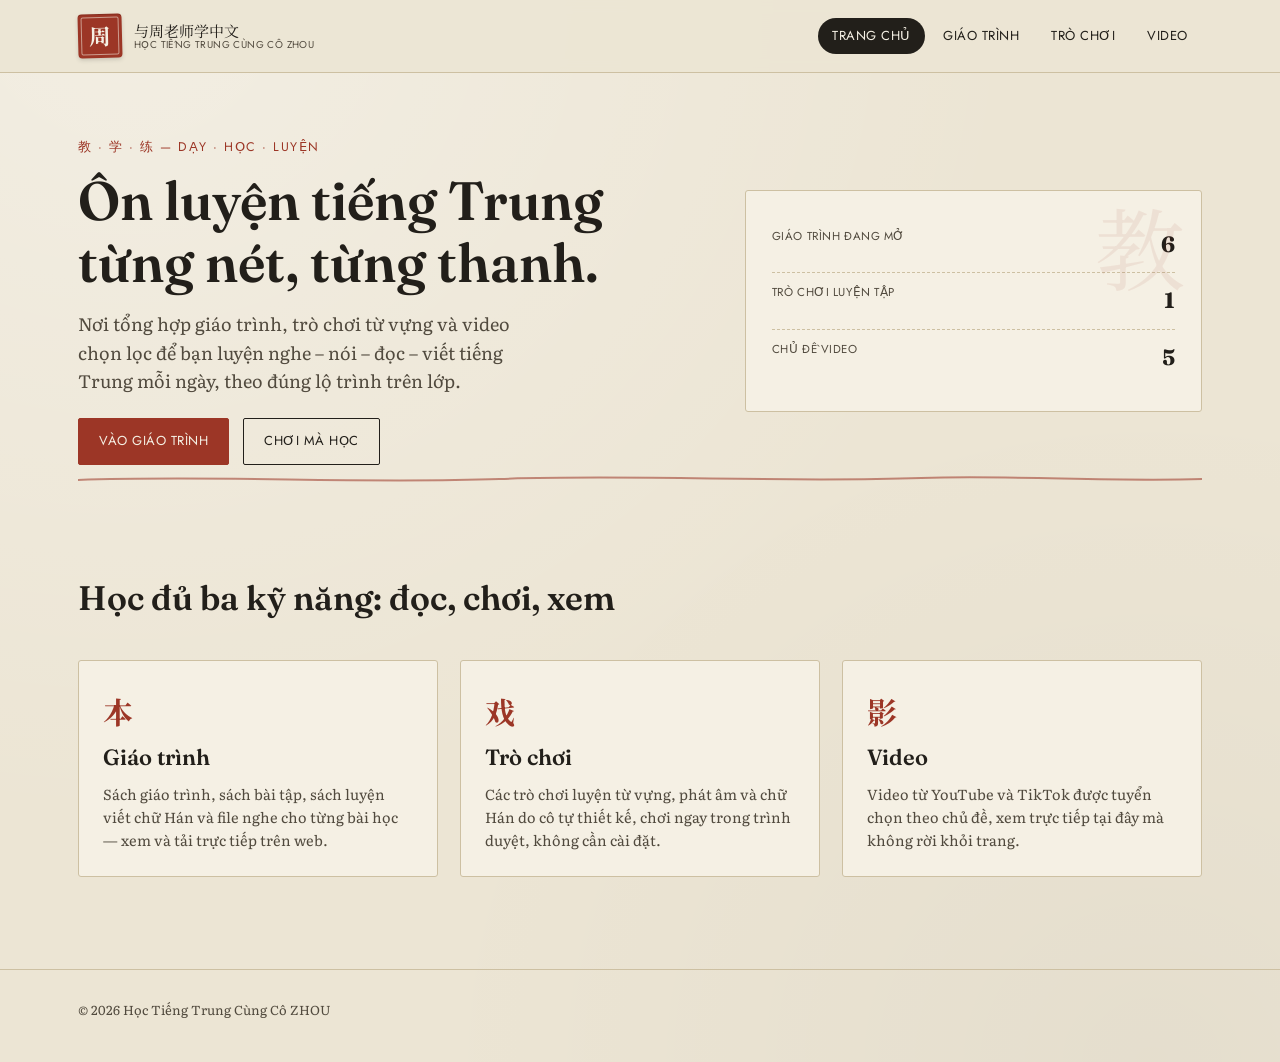
<file: index.html>
<!DOCTYPE html>
<html lang="vi">
<head>
<meta charset="UTF-8">
<meta name="viewport" content="width=device-width, initial-scale=1.0">
<title>与周老师学中文 · Học Tiếng Trung Cùng Cô</title>
<meta name="description" content="Website ôn luyện tiếng Trung: giáo trình, trò chơi và video theo chủ đề.">
<link rel="preconnect" href="https://fonts.googleapis.com">
<link rel="stylesheet" href="assets/css/style.css">
</head>
<body>

<header class="site-header">
  <div class="wrap">
    <a class="brand" href="index.html">
      <span class="seal-mark hanzi">周</span>
      <span class="brand-text">
        <span class="cn">与周老师学中文</span>
        <span class="vn">HỌC TIẾNG TRUNG CÙNG CÔ ZHOU</span>
      </span>
    </a>
    <button class="nav-toggle" aria-label="Mở menu">☰</button>
    <nav class="main-nav">
      <a href="index.html" class="active">Trang chủ</a>
      <a href="giao-trinh.html">Giáo trình</a>
      <a href="tro-choi.html">Trò chơi</a>
      <a href="video.html">Video</a>
    </nav>
  </div>
</header>

<main>
  <section class="hero">
    <div class="wrap hero-grid">
      <div>
        <p class="eyebrow">教 · 学 · 练 — Dạy · Học · Luyện</p>
        <h1>Ôn luyện tiếng Trung <br>từng nét, từng thanh.</h1>
        <p class="lede">Nơi tổng hợp giáo trình, trò chơi từ vựng và video chọn lọc để bạn luyện nghe – nói – đọc – viết tiếng Trung mỗi ngày, theo đúng lộ trình trên lớp.</p>
        <div class="hero-cta">
          <a class="btn btn-primary" href="giao-trinh.html">Vào giáo trình</a>
          <a class="btn btn-ghost" href="tro-choi.html">Chơi mà học</a>
        </div>
      </div>
      <div class="hero-panel">
        <div class="hero-stat"><span>Giáo trình đang mở</span><b id="stat-courses">—</b></div>
        <div class="hero-stat"><span>Trò chơi luyện tập</span><b id="stat-games">—</b></div>
        <div class="hero-stat"><span>Chủ đề video</span><b id="stat-videos">—</b></div>
      </div>
    </div>
    <div class="wrap"><div class="brush-rule"></div></div>
  </section>

  <section>
    <div class="wrap">
      <div class="section-head">
        <div>
          <h2>Học đủ ba kỹ năng: đọc, chơi, xem</h2>
        </div>
      </div>
      <div class="pillar-grid">
        <a class="pillar-card" href="giao-trinh.html">
          <span class="pillar-num hanzi">本</span>
          <h3>Giáo trình</h3>
          <p>Sách giáo trình, sách bài tập, sách luyện viết chữ Hán và file nghe cho từng bài học — xem và tải trực tiếp trên web.</p>
        </a>
        <a class="pillar-card" href="tro-choi.html">
          <span class="pillar-num hanzi">戏</span>
          <h3>Trò chơi</h3>
          <p>Các trò chơi luyện từ vựng, phát âm và chữ Hán do cô tự thiết kế, chơi ngay trong trình duyệt, không cần cài đặt.</p>
        </a>
        <a class="pillar-card" href="video.html">
          <span class="pillar-num hanzi">影</span>
          <h3>Video</h3>
          <p>Video từ YouTube và TikTok được tuyển chọn theo chủ đề, xem trực tiếp tại đây mà không rời khỏi trang.</p>
        </a>
      </div>
    </div>
  </section>
</main>

<footer class="site-footer">
  <div class="wrap">
    <p>© <span id="year"></span> Học Tiếng Trung Cùng Cô ZHOU</p>
  </div>
</footer>

<script src="assets/js/data.js"></script>
<script src="assets/js/main.js"></script>
<script>
  document.getElementById("year").textContent = new Date().getFullYear();
  document.getElementById("stat-courses").textContent = CONTENT.courses.length;
  document.getElementById("stat-games").textContent = CONTENT.games.length;
  document.getElementById("stat-videos").textContent = CONTENT.videoTopics.length;
</script>
</body>
</html>
</file>
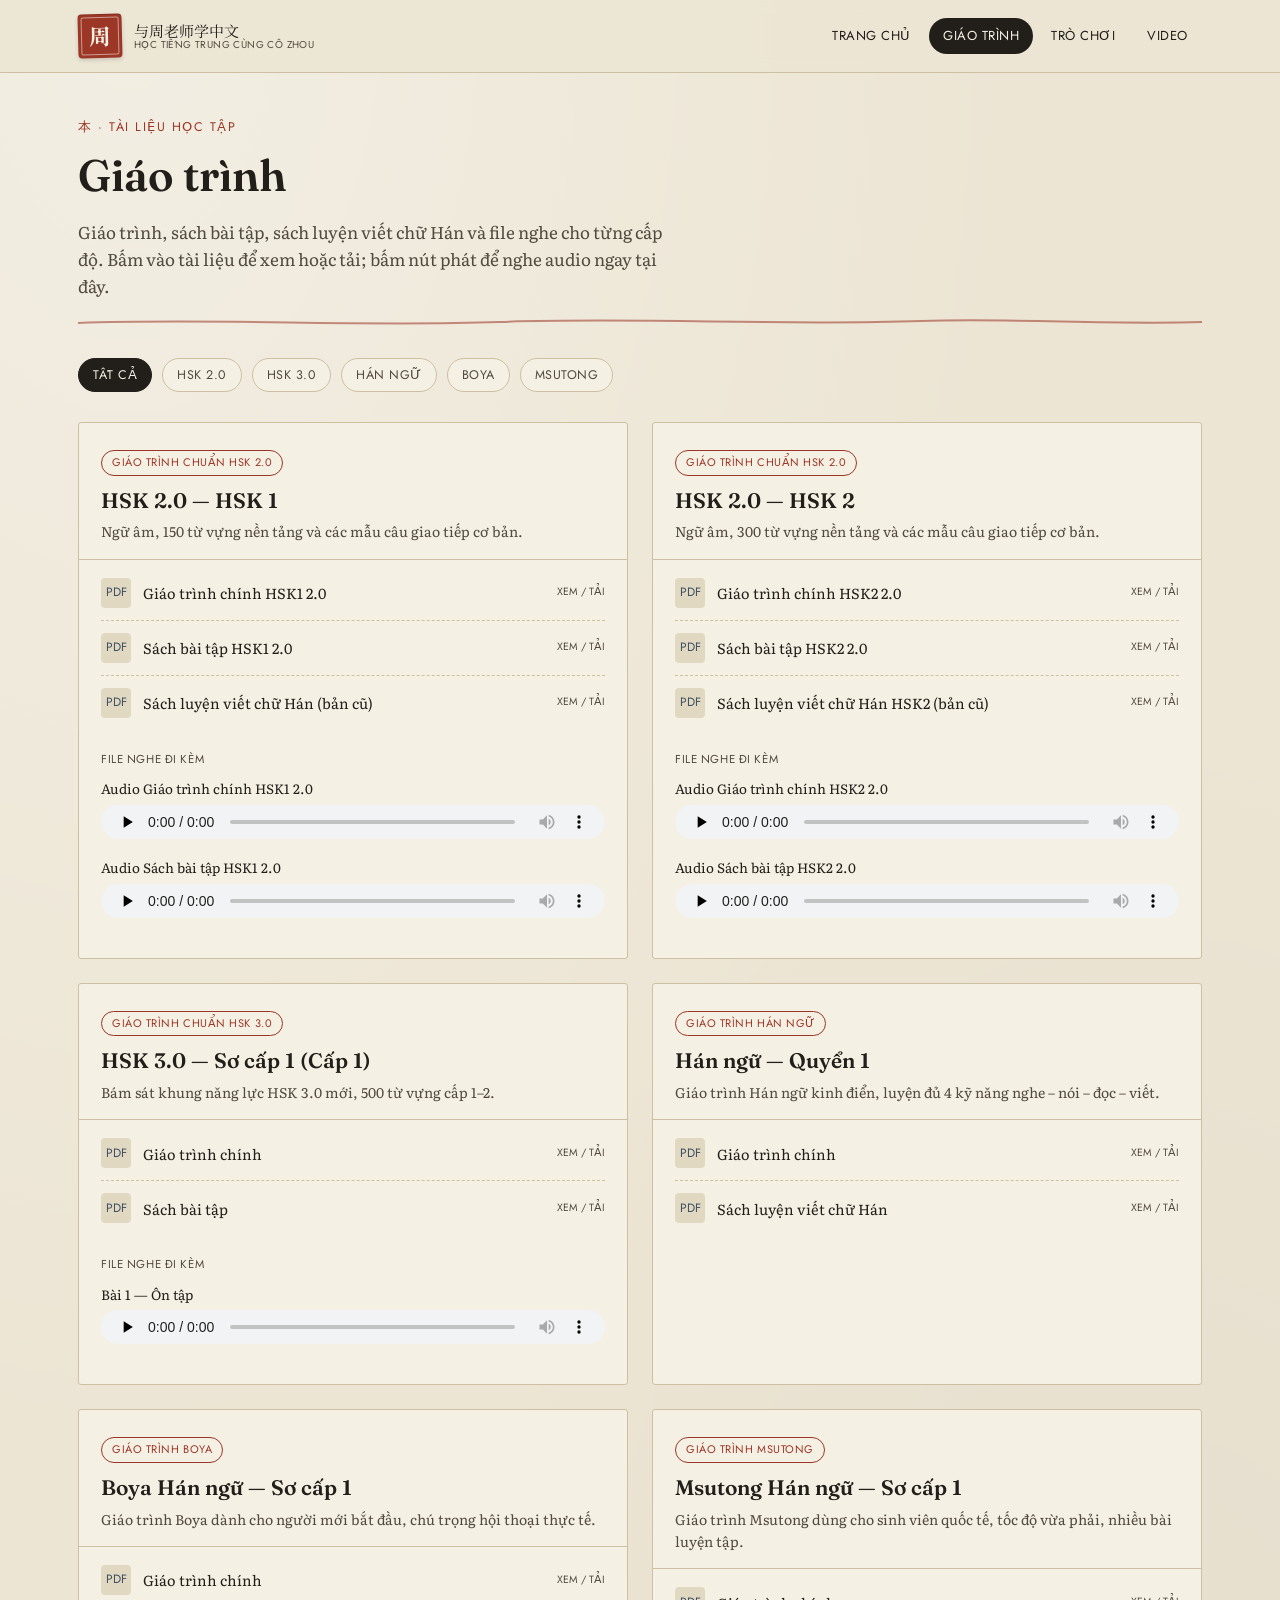
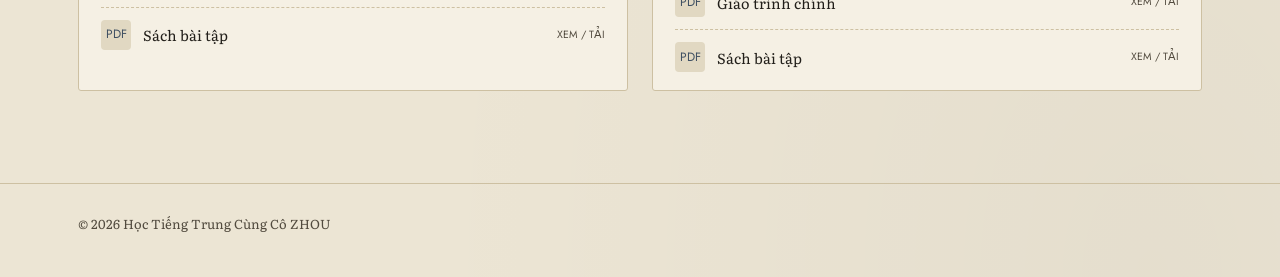
<file: giao-trinh.html>
<!DOCTYPE html>
<html lang="vi">
<head>
<meta charset="UTF-8">
<meta name="viewport" content="width=device-width, initial-scale=1.0">
<title>Giáo trình · 与周老师学中文</title>
<link rel="stylesheet" href="assets/css/style.css">
</head>
<body>

<header class="site-header">
  <div class="wrap">
    <a class="brand" href="index.html">
      <span class="seal-mark hanzi">周</span>
      <span class="brand-text"><span class="cn">与周老师学中文</span><span class="vn">HỌC TIẾNG TRUNG CÙNG CÔ ZHOU</span></span>
    </a>
    <button class="nav-toggle" aria-label="Mở menu">☰</button>
    <nav class="main-nav">
      <a href="index.html">Trang chủ</a>
      <a href="giao-trinh.html" class="active">Giáo trình</a>
      <a href="tro-choi.html">Trò chơi</a>
      <a href="video.html">Video</a>
    </nav>
  </div>
</header>

<main>
  <section class="page-head">
    <div class="wrap">
      <p class="eyebrow">本 · Tài liệu học tập</p>
      <h1>Giáo trình</h1>
      <p class="lede">Giáo trình, sách bài tập, sách luyện viết chữ Hán và file nghe cho từng cấp độ. Bấm vào tài liệu để xem hoặc tải; bấm nút phát để nghe audio ngay tại đây.</p>
      <div class="brush-rule"></div>
    </div>
  </section>

<section style="padding-top:0">
  <div class="wrap">
    <!-- Filter cấp 1 -->
    <div class="filter-row">
      <button class="chip active" data-filter="all">Tất cả</button>
      <button class="chip" data-filter="Giáo trình chuẩn HSK 2.0" data-has-sub="true">HSK 2.0</button>
      <button class="chip" data-filter="Giáo trình chuẩn HSK 3.0">HSK 3.0</button>
      <button class="chip" data-filter="Giáo trình Hán ngữ">Hán ngữ</button>
      <button class="chip" data-filter="Giáo trình Boya">Boya</button>
      <button class="chip" data-filter="Giáo trình Msutong">Msutong</button>
    </div>
    
    <!-- 👇 THÊM: Filter cấp 2 (sub-filter) -->
    <div class="sub-filter-row" id="sub-filter-hsk20" style="display: none; margin-top: 12px;">
      <button class="chip sub-chip" data-filter="Giáo trình chuẩn HSK1 2.0">HSK 1</button>
      <button class="chip sub-chip" data-filter="Giáo trình chuẩn HSK2 2.0">HSK 2</button>
      <button class="chip sub-chip" data-filter="Giáo trình chuẩn HSK3 2.0">HSK 3</button>
      <button class="chip sub-chip" data-filter="Giáo trình chuẩn HSK4 hạ 2.0">HSK 4 Hạ</button>
      <button class="chip sub-chip" data-filter="Giáo trình chuẩn HSK4 thượng 2.0">HSK 4 Thượng</button>
      <button class="chip sub-chip" data-filter="Giáo trình chuẩn HSK5 hạ 2.0">HSK 5 Hạ</button>
      <button class="chip sub-chip" data-filter="Giáo trình chuẩn HSK5 thượng 2.0">HSK 5 Thượng</button>
      <button class="chip sub-chip" data-filter="Giáo trình chuẩn HSK6 hạ 2.0">HSK 6 Hạ</button>
      <button class="chip sub-chip" data-filter="Giáo trình chuẩn HSK6 thượng 2.0">HSK 6 Thượng</button>
    </div>
    
    <div class="course-grid" id="course-grid"></div>
  </div>
</section>

<footer class="site-footer">
  <div class="wrap">
    <p>© <span id="year"></span> Học Tiếng Trung Cùng Cô ZHOU</p>
  </div>
</footer>

<script src="assets/js/data.js"></script>
<script src="assets/js/main.js"></script>
<script>document.getElementById("year").textContent = new Date().getFullYear();</script>
</body>
</html>
</file>
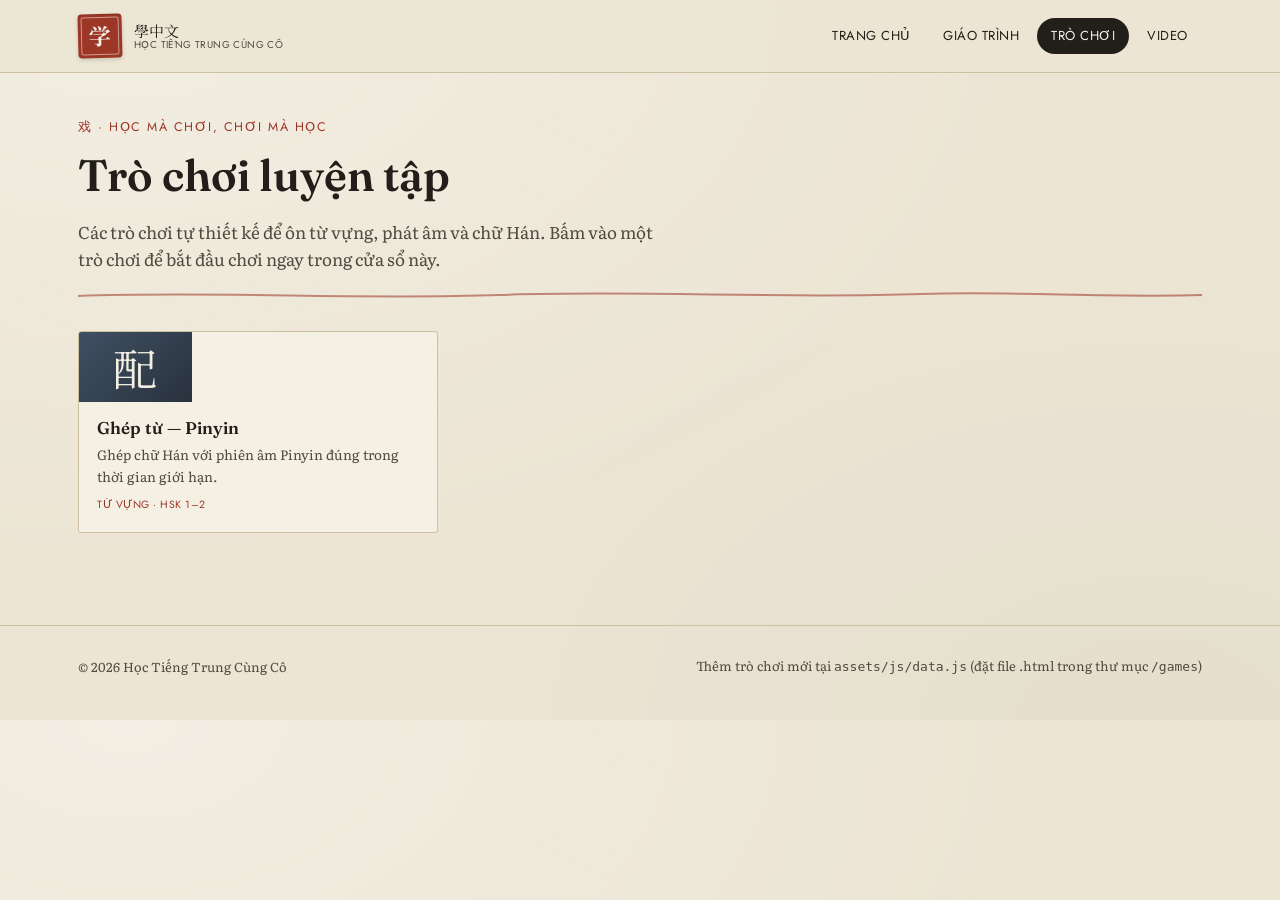
<file: tro-choi.html>
<!DOCTYPE html>
<html lang="vi">
<head>
<meta charset="UTF-8">
<meta name="viewport" content="width=device-width, initial-scale=1.0">
<title>Trò chơi · 學中文</title>
<link rel="stylesheet" href="assets/css/style.css">
</head>
<body>

<header class="site-header">
  <div class="wrap">
    <a class="brand" href="index.html">
      <span class="seal-mark hanzi">学</span>
      <span class="brand-text"><span class="cn">學中文</span><span class="vn">Học tiếng Trung cùng Cô</span></span>
    </a>
    <button class="nav-toggle" aria-label="Mở menu">☰</button>
    <nav class="main-nav">
      <a href="index.html">Trang chủ</a>
      <a href="giao-trinh.html">Giáo trình</a>
      <a href="tro-choi.html" class="active">Trò chơi</a>
      <a href="video.html">Video</a>
    </nav>
  </div>
</header>

<main>
  <section class="page-head">
    <div class="wrap">
      <p class="eyebrow">戏 · Học mà chơi, chơi mà học</p>
      <h1>Trò chơi luyện tập</h1>
      <p class="lede">Các trò chơi tự thiết kế để ôn từ vựng, phát âm và chữ Hán. Bấm vào một trò chơi để bắt đầu chơi ngay trong cửa sổ này.</p>
      <div class="brush-rule"></div>
    </div>
  </section>

  <section style="padding-top:0">
    <div class="wrap">
      <div class="game-grid" id="game-grid"></div>
    </div>
  </section>
</main>

<footer class="site-footer">
  <div class="wrap">
    <p>© <span id="year"></span> Học Tiếng Trung Cùng Cô</p>
    <p>Thêm trò chơi mới tại <code>assets/js/data.js</code> (đặt file .html trong thư mục <code>/games</code>)</p>
  </div>
</footer>

<script src="assets/js/data.js"></script>
<script src="assets/js/main.js"></script>
<script>document.getElementById("year").textContent = new Date().getFullYear();</script>
</body>
</html>
</file>
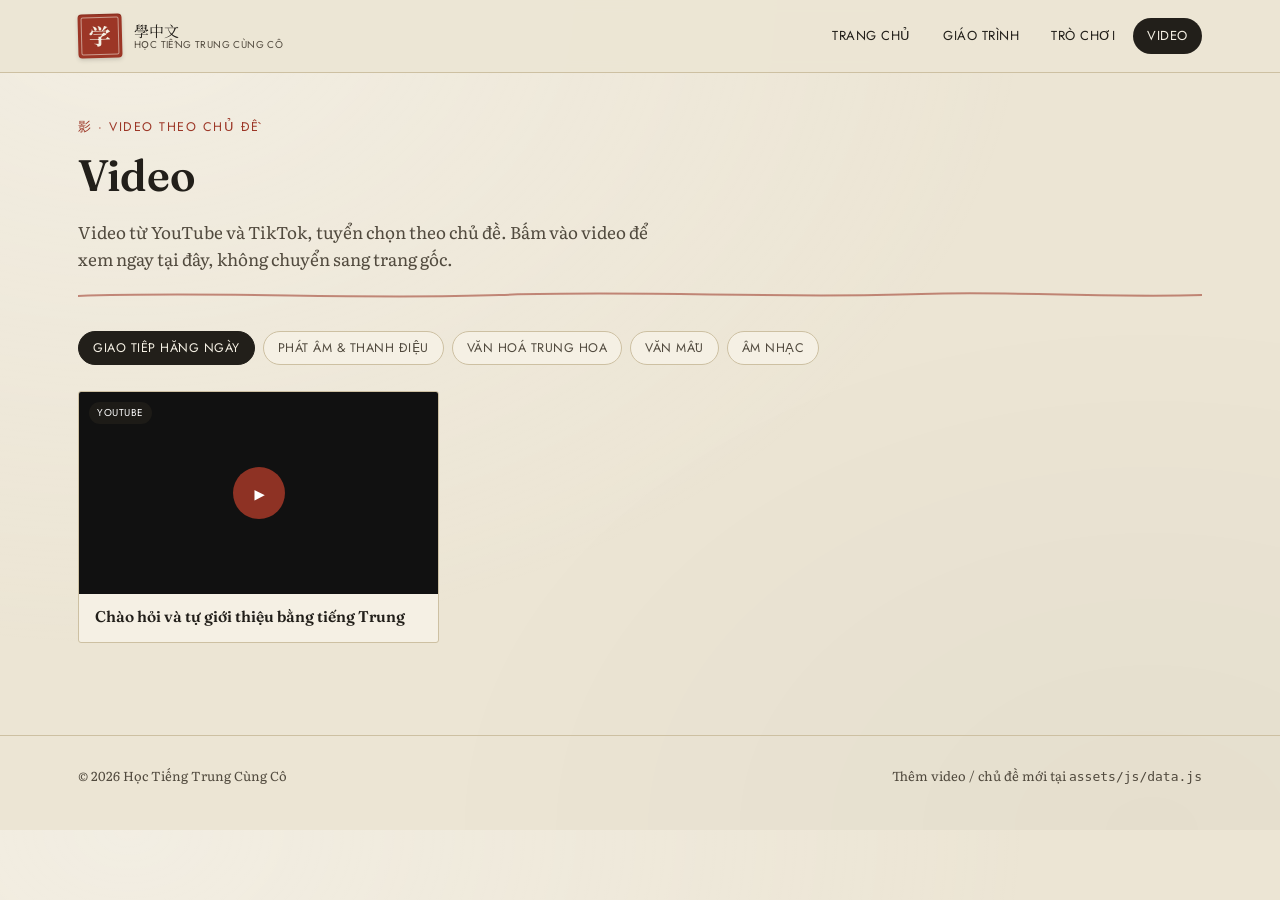
<file: video.html>
<!DOCTYPE html>
<html lang="vi">
<head>
<meta charset="UTF-8">
<meta name="viewport" content="width=device-width, initial-scale=1.0">
<title>Video · 學中文</title>
<link rel="stylesheet" href="assets/css/style.css">
</head>
<body>

<header class="site-header">
  <div class="wrap">
    <a class="brand" href="index.html">
      <span class="seal-mark hanzi">学</span>
      <span class="brand-text"><span class="cn">學中文</span><span class="vn">Học tiếng Trung cùng Cô</span></span>
    </a>
    <button class="nav-toggle" aria-label="Mở menu">☰</button>
    <nav class="main-nav">
      <a href="index.html">Trang chủ</a>
      <a href="giao-trinh.html">Giáo trình</a>
      <a href="tro-choi.html">Trò chơi</a>
      <a href="video.html" class="active">Video</a>
    </nav>
  </div>
</header>

<main>
  <section class="page-head">
    <div class="wrap">
      <p class="eyebrow">影 · Video theo chủ đề</p>
      <h1>Video</h1>
      <p class="lede">Video từ YouTube và TikTok, tuyển chọn theo chủ đề. Bấm vào video để xem ngay tại đây, không chuyển sang trang gốc.</p>
      <div class="brush-rule"></div>
    </div>
  </section>

  <section style="padding-top:0">
    <div class="wrap">
      <div class="topic-tabs" id="topic-tabs"></div>
      <div class="video-grid" id="video-grid"></div>
    </div>
  </section>
</main>

<footer class="site-footer">
  <div class="wrap">
    <p>© <span id="year"></span> Học Tiếng Trung Cùng Cô</p>
    <p>Thêm video / chủ đề mới tại <code>assets/js/data.js</code></p>
  </div>
</footer>

<script src="assets/js/data.js"></script>
<script src="assets/js/main.js"></script>
<script>document.getElementById("year").textContent = new Date().getFullYear();</script>
</body>
</html>
</file>
<file: assets/css/style.css>
/* ==========================================================================
   HỌC TIẾNG TRUNG CÙNG CÔ — Design tokens & core styles
   Palette: giấy dó ấm (paper), mực đen (ink), son triện (seal-red), lam chàm (indigo)
   ========================================================================== */

@import url('https://fonts.googleapis.com/css2?family=Fraunces:ital,opsz,wght@0,9..144,400;0,9..144,600;0,9..144,700;1,9..144,500&family=Literata:ital,wght@0,400;0,500;0,600;1,400&family=Noto+Serif+SC:wght@500;700&family=Jost:wght@400;500;600&display=swap');

:root{
  /* --- color --- */
  --paper:        #ECE5D4;
  --paper-deep:   #E1D8C2;
  --ink:          #221F1A;
  --ink-soft:     #514A3E;
  --seal:         #9C3626;
  --seal-deep:    #7C2A1D;
  --indigo:       #3F5063;
  --gold:         #AD8A4E;
  --line:         #CDC0A2;
  --paper-card:   #F5F0E4;

  /* --- type --- */
  --font-display: 'Fraunces', serif;
  --font-hanzi:   'Noto Serif SC', serif;
  --font-body:    'Literata', serif;
  --font-mono:    'Jost', sans-serif;

  /* --- layout --- */
  --maxw: 1180px;
  --radius: 3px;
}

*, *::before, *::after{ box-sizing: border-box; }

@media (prefers-reduced-motion: reduce){
  *{ animation-duration: 0.001ms !important; animation-iteration-count: 1 !important; transition-duration: 0.001ms !important; }
}

html{ scroll-behavior: smooth; }

body{
  margin:0;
  background: var(--paper);
  background-image:
    radial-gradient(ellipse at 10% 0%, rgba(255,255,255,0.35), transparent 55%),
    radial-gradient(ellipse at 90% 100%, rgba(0,0,0,0.03), transparent 45%);
  color: var(--ink);
  font-family: var(--font-body);
  font-size: 17px;
  line-height: 1.6;
  -webkit-font-smoothing: antialiased;
}

a{ color: var(--seal); text-decoration: none; }
a:hover{ text-decoration: underline; }
a:focus-visible, button:focus-visible, [tabindex]:focus-visible{
  outline: 2px solid var(--indigo);
  outline-offset: 3px;
}

img{ max-width:100%; display:block; }

h1,h2,h3,h4{
  font-family: var(--font-display);
  color: var(--ink);
  margin: 0 0 .4em;
  line-height: 1.15;
  font-weight: 600;
}

.hanzi{ font-family: var(--font-hanzi); font-weight: 700; }

p{ margin: 0 0 1em; color: var(--ink-soft); }

.eyebrow{
  font-family: var(--font-mono);
  font-size: 12.5px;
  letter-spacing: .12em;
  text-transform: uppercase;
  color: var(--seal);
}

.wrap{
  max-width: var(--maxw);
  margin: 0 auto;
  padding: 0 28px;
}

/* --- brush divider (signature motif) --- */
.brush-rule{
  width: 100%;
  height: 14px;
  margin: 8px 0 0;
  display:block;
}
.brush-rule svg{ width:100%; height:100%; display:block; }

/* ==========================================================================
   Header / nav
   ========================================================================== */
.site-header{
  position: sticky; top:0; z-index: 40;
  background: rgba(236,229,212,0.92);
  backdrop-filter: blur(6px);
  border-bottom: 1px solid var(--line);
}
.site-header .wrap{
  display:flex; align-items:center; justify-content:space-between;
  padding-top: 14px; padding-bottom: 14px;
}
.brand{ display:flex; align-items:center; gap:12px; }
.brand:hover{ text-decoration:none; }
.seal-mark{
  width: 44px; height: 44px; flex:none;
  background: var(--seal);
  color: var(--paper-card);
  border-radius: 4px;
  display:flex; align-items:center; justify-content:center;
  font-family: var(--font-hanzi);
  font-size: 22px; font-weight: 700;
  box-shadow: 0 1px 0 rgba(0,0,0,0.15) inset, 0 2px 4px rgba(0,0,0,0.15);
  transform: rotate(-1.5deg);
  position: relative;
}
.seal-mark::after{
  content:"";
  position:absolute; inset:3px;
  border: 1px solid rgba(245,240,228,0.55);
  border-radius: 2px;
}
.brand-text{ display:flex; flex-direction:column; line-height:1.15; }
.brand-text .cn{ font-family: var(--font-hanzi); font-size: 15px; color: var(--ink); }
.brand-text .vn{ font-family: var(--font-mono); font-size: 10px; letter-spacing:.04em; color: var(--ink-soft); text-transform:uppercase; max-width: 200px; }

.main-nav{ display:flex; gap: 4px; align-items:center; }
.main-nav a{
  color: var(--ink);
  font-family: var(--font-mono);
  font-size: 13px;
  letter-spacing: .04em;
  text-transform: uppercase;
  padding: 8px 14px;
  border-radius: 999px;
  transition: background .15s ease, color .15s ease;
}
.main-nav a:hover{ background: var(--paper-deep); text-decoration:none; }
.main-nav a.active{ background: var(--ink); color: var(--paper-card); }

.nav-toggle{
  display:none;
  background:none; border:1px solid var(--line); border-radius: 6px;
  padding: 8px 10px; cursor:pointer; color:var(--ink);
}

@media (max-width: 860px){
  .nav-toggle{ display:block; }
  .main-nav{
    position:absolute; top: 100%; left:0; right:0;
    background: var(--paper-card);
    border-bottom: 1px solid var(--line);
    flex-direction:column; align-items:stretch;
    padding: 8px 20px 18px;
    display:none;
  }
  .main-nav.open{ display:flex; }
  .main-nav a{ padding: 12px 10px; }
}

/* ==========================================================================
   Hero
   ========================================================================== */
.hero{
  padding: 64px 0 40px;
  position: relative;
  overflow:hidden;
}
.hero-grid{
  display:grid;
  grid-template-columns: 1.15fr .85fr;
  gap: 48px;
  align-items:center;
}
@media (max-width: 860px){ .hero-grid{ grid-template-columns: 1fr; } }

.hero h1{
  font-size: clamp(34px, 5vw, 54px);
  margin-bottom: .3em;
}
.hero .lede{
  font-size: 18px;
  max-width: 46ch;
}
.hero-cta{ display:flex; gap:14px; margin-top: 22px; flex-wrap:wrap; }

.btn{
  display:inline-flex; align-items:center; gap:8px;
  font-family: var(--font-mono);
  font-size: 13px; letter-spacing:.04em; text-transform:uppercase;
  padding: 12px 20px;
  border-radius: 2px;
  border: 1px solid var(--ink);
  cursor:pointer;
  transition: transform .15s ease, box-shadow .15s ease;
}
.btn:hover{ text-decoration:none; transform: translateY(-1px); }
.btn-primary{ background: var(--seal); color: var(--paper-card); border-color: var(--seal); }
.btn-primary:hover{ background: var(--seal-deep); }
.btn-ghost{ background: transparent; color: var(--ink); }
.btn-ghost:hover{ background: var(--paper-deep); }

.hero-panel{
  background: var(--paper-card);
  border: 1px solid var(--line);
  border-radius: var(--radius);
  padding: 26px;
  position: relative;
}
.hero-panel::before{
  content:"教";
  position:absolute; top:-18px; right:16px;
  font-family: var(--font-hanzi);
  font-size: 90px; color: var(--seal);
  opacity: .08;
  pointer-events:none;
}
.hero-stat{ display:flex; justify-content:space-between; padding: 10px 0; border-bottom: 1px dashed var(--line); }
.hero-stat:last-child{ border-bottom:none; }
.hero-stat b{ font-family: var(--font-display); font-size: 22px; }
.hero-stat span{ font-family: var(--font-mono); font-size: 11.5px; text-transform:uppercase; letter-spacing:.05em; color: var(--ink-soft); }

/* ==========================================================================
   Sections shared
   ========================================================================== */
section{ padding: 52px 0; }
.section-head{ display:flex; align-items:flex-end; justify-content:space-between; gap: 20px; margin-bottom: 28px; flex-wrap:wrap; }
.section-head h2{ font-size: clamp(26px, 3.4vw, 34px); }

.pillar-grid{
  display:grid;
  grid-template-columns: repeat(3, 1fr);
  gap: 22px;
}
@media (max-width: 860px){ .pillar-grid{ grid-template-columns: 1fr; } }

.pillar-card{
  background: var(--paper-card);
  border: 1px solid var(--line);
  padding: 26px 24px 24px;
  border-radius: var(--radius);
  transition: transform .15s ease, box-shadow .15s ease, border-color .15s ease;
  display:flex; flex-direction:column; gap:10px;
}
.pillar-card:hover{ transform: translateY(-3px); box-shadow: 0 10px 24px rgba(34,31,26,0.1); border-color: var(--seal); text-decoration:none; }
.pillar-num{ font-family: var(--font-hanzi); font-size: 30px; color: var(--seal); }
.pillar-card h3{ font-size: 22px; margin-bottom:2px; }
.pillar-card p{ font-size: 14.5px; margin-bottom: 0; }

/* ==========================================================================
   Footer
   ========================================================================== */
.site-footer{
  border-top: 1px solid var(--line);
  padding: 30px 0 42px;
  margin-top: 40px;
}
.site-footer .wrap{
  display:flex; justify-content:space-between; align-items:center; flex-wrap:wrap; gap:12px;
}
.site-footer p{ margin:0; font-size: 13px; color: var(--ink-soft); }

/* ==========================================================================
   Page header (inner pages)
   ========================================================================== */
.page-head{ padding: 44px 0 28px; }
.page-head h1{ font-size: clamp(30px, 4.4vw, 44px); }
.page-head .lede{ max-width: 60ch; }

/* ==========================================================================
   Giáo trình (curriculum)
   ========================================================================== */
.filter-row{ display:flex; gap:10px; flex-wrap:wrap; margin-bottom: 30px; }
.chip{
  font-family: var(--font-mono); font-size: 12.5px; text-transform:uppercase; letter-spacing:.04em;
  border: 1px solid var(--line); background: var(--paper-card); color: var(--ink-soft);
  padding: 7px 14px; border-radius: 999px; cursor:pointer;
}
.chip.active{ background: var(--ink); color: var(--paper-card); border-color: var(--ink); }

.course-grid{ display:grid; grid-template-columns: repeat(2, 1fr); gap: 24px; }
@media (max-width: 780px){ .course-grid{ grid-template-columns: 1fr; } }

.course-card{
  background: var(--paper-card);
  border: 1px solid var(--line);
  border-radius: var(--radius);
  overflow:hidden;
}
.course-top{ padding: 22px 22px 16px; border-bottom: 1px solid var(--line); position:relative; }
.course-level{
  display:inline-block;
  font-family: var(--font-mono); font-size: 11px; letter-spacing:.05em; text-transform:uppercase;
  color: var(--seal); border:1px solid var(--seal); padding: 3px 10px; border-radius: 999px;
  margin-bottom: 12px;
}
.course-top h3{ font-size: 21px; }
.course-top p{ font-size: 14px; margin-bottom:0; }

.material-list{ list-style:none; margin:0; padding: 6px 22px; }
.material-list li{ border-bottom: 1px dashed var(--line); }
.material-list li:last-child{ border-bottom:none; }
.material-link{
  display:flex; align-items:center; gap:12px; padding: 12px 0;
  color: var(--ink); font-size: 14.5px;
}
.material-link:hover{ color: var(--seal); text-decoration:none; }
.material-icon{
  width: 30px; height:30px; flex:none; border-radius:4px;
  background: var(--paper-deep); display:flex; align-items:center; justify-content:center;
  font-family: var(--font-mono); font-size: 12px; color: var(--indigo);
}
.material-link .fname{ flex:1; }
.material-link .ftag{ font-family: var(--font-mono); font-size: 10.5px; color: var(--ink-soft); text-transform:uppercase; }

.audio-block{ padding: 14px 22px 22px; }
.audio-block .audio-title{ font-family: var(--font-mono); font-size: 11.5px; text-transform:uppercase; letter-spacing:.05em; color:var(--ink-soft); margin-bottom:10px; }
.audio-item{ margin-bottom: 12px; }
.audio-item .audio-name{ font-size: 13.5px; margin-bottom:5px; color: var(--ink); }
.audio-item audio{ width:100%; height:34px; }

.empty-note{
  background: var(--paper-card); border: 1px dashed var(--line); border-radius: var(--radius);
  padding: 18px 20px; font-size: 13.5px; color: var(--ink-soft); font-family: var(--font-mono);
}

/* ==========================================================================
   Trò chơi (games)
   ========================================================================== */
.game-grid{ display:grid; grid-template-columns: repeat(3, 1fr); gap: 22px; }
@media (max-width: 960px){ .game-grid{ grid-template-columns: repeat(2, 1fr); } }
@media (max-width: 620px){ .game-grid{ grid-template-columns: 1fr; } }

.game-card{
  background: var(--paper-card); border: 1px solid var(--line); border-radius: var(--radius);
  overflow:hidden; cursor:pointer; text-align:left; padding:0; font: inherit; color: inherit;
  display:flex; flex-direction:column; width:100%;
  transition: transform .15s ease, box-shadow .15s ease;
}
.game-card:hover{ transform: translateY(-3px); box-shadow: 0 10px 24px rgba(34,31,26,0.1); }
.game-thumb{
  aspect-ratio: 16/10; background: linear-gradient(135deg, var(--indigo), #29323d);
  display:flex; align-items:center; justify-content:center; color: var(--paper-card);
  font-family: var(--font-hanzi); font-size: 44px;
}
.game-body{ padding: 16px 18px 18px; }
.game-body h3{ font-size: 17px; margin-bottom:6px; }
.game-body p{ font-size: 13.5px; margin-bottom:0; }
.game-tag{ display:inline-block; margin-top:10px; font-family: var(--font-mono); font-size: 10.5px; text-transform:uppercase; letter-spacing:.05em; color: var(--seal); }

/* ==========================================================================
   Video
   ========================================================================== */
.topic-tabs{ display:flex; gap:8px; flex-wrap:wrap; margin-bottom: 26px; }
.video-grid{ display:grid; grid-template-columns: repeat(3, 1fr); gap: 20px; }
@media (max-width: 960px){ .video-grid{ grid-template-columns: repeat(2, 1fr); } }
@media (max-width: 620px){ .video-grid{ grid-template-columns: 1fr; } }

.video-card{
  background: var(--paper-card); border: 1px solid var(--line); border-radius: var(--radius);
  overflow:hidden; cursor:pointer; text-align:left; padding:0; font:inherit; color:inherit; width:100%;
  transition: transform .15s ease, box-shadow .15s ease;
}
.video-card:hover{ transform: translateY(-3px); box-shadow: 0 10px 24px rgba(34,31,26,0.1); }
.video-thumb{
  aspect-ratio: 16/9; position:relative; background: #111 center/cover no-repeat;
}
.video-thumb .play{
  position:absolute; inset:0; display:flex; align-items:center; justify-content:center;
}
.video-thumb .play span{
  width:52px; height:52px; border-radius:50%; background: rgba(156,54,38,0.9);
  color:#fff; display:flex; align-items:center; justify-content:center; font-size:18px;
}
.video-platform{
  position:absolute; top:10px; left:10px; background: rgba(34,31,26,0.75); color:#fff;
  font-family: var(--font-mono); font-size: 10px; text-transform:uppercase; letter-spacing:.05em;
  padding: 3px 8px; border-radius: 999px;
}
.video-body{ padding: 14px 16px 16px; }
.video-body h3{ font-size: 15.5px; margin-bottom:0; }

/* modal (video + game player) */
.modal-overlay{
  position:fixed; inset:0; background: rgba(20,18,14,0.82);
  display:none; align-items:center; justify-content:center; z-index: 100; padding: 24px;
}
.modal-overlay.open{ display:flex; }
.modal-box{
  background:#000; width:min(920px, 100%); border-radius: 6px; overflow:hidden; position:relative;
  box-shadow: 0 30px 80px rgba(0,0,0,0.5);
}
.modal-box.game-box{ background: var(--paper-card); }
.modal-frame-wrap{ position:relative; width:100%; aspect-ratio:16/9; background:#000; }
.modal-frame-wrap.game{ aspect-ratio: 4/3; background: var(--paper-card); }
.modal-frame-wrap iframe{ position:absolute; inset:0; width:100%; height:100%; border:0; }
.modal-close{
  position:absolute; top:-42px; right:0; background:none; border:1px solid rgba(245,240,228,0.5);
  color:#F5F0E4; width:34px; height:34px; border-radius:50%; cursor:pointer; font-size:16px;
  display:flex; align-items:center; justify-content:center;
}
.modal-title{ color:#F5F0E4; font-family: var(--font-mono); font-size:12.5px; padding: 10px 4px 0; }

.tiktok-embed-holder{ max-height: 78vh; overflow:auto; background:#111; padding: 20px; display:flex; justify-content:center; }
</file>
